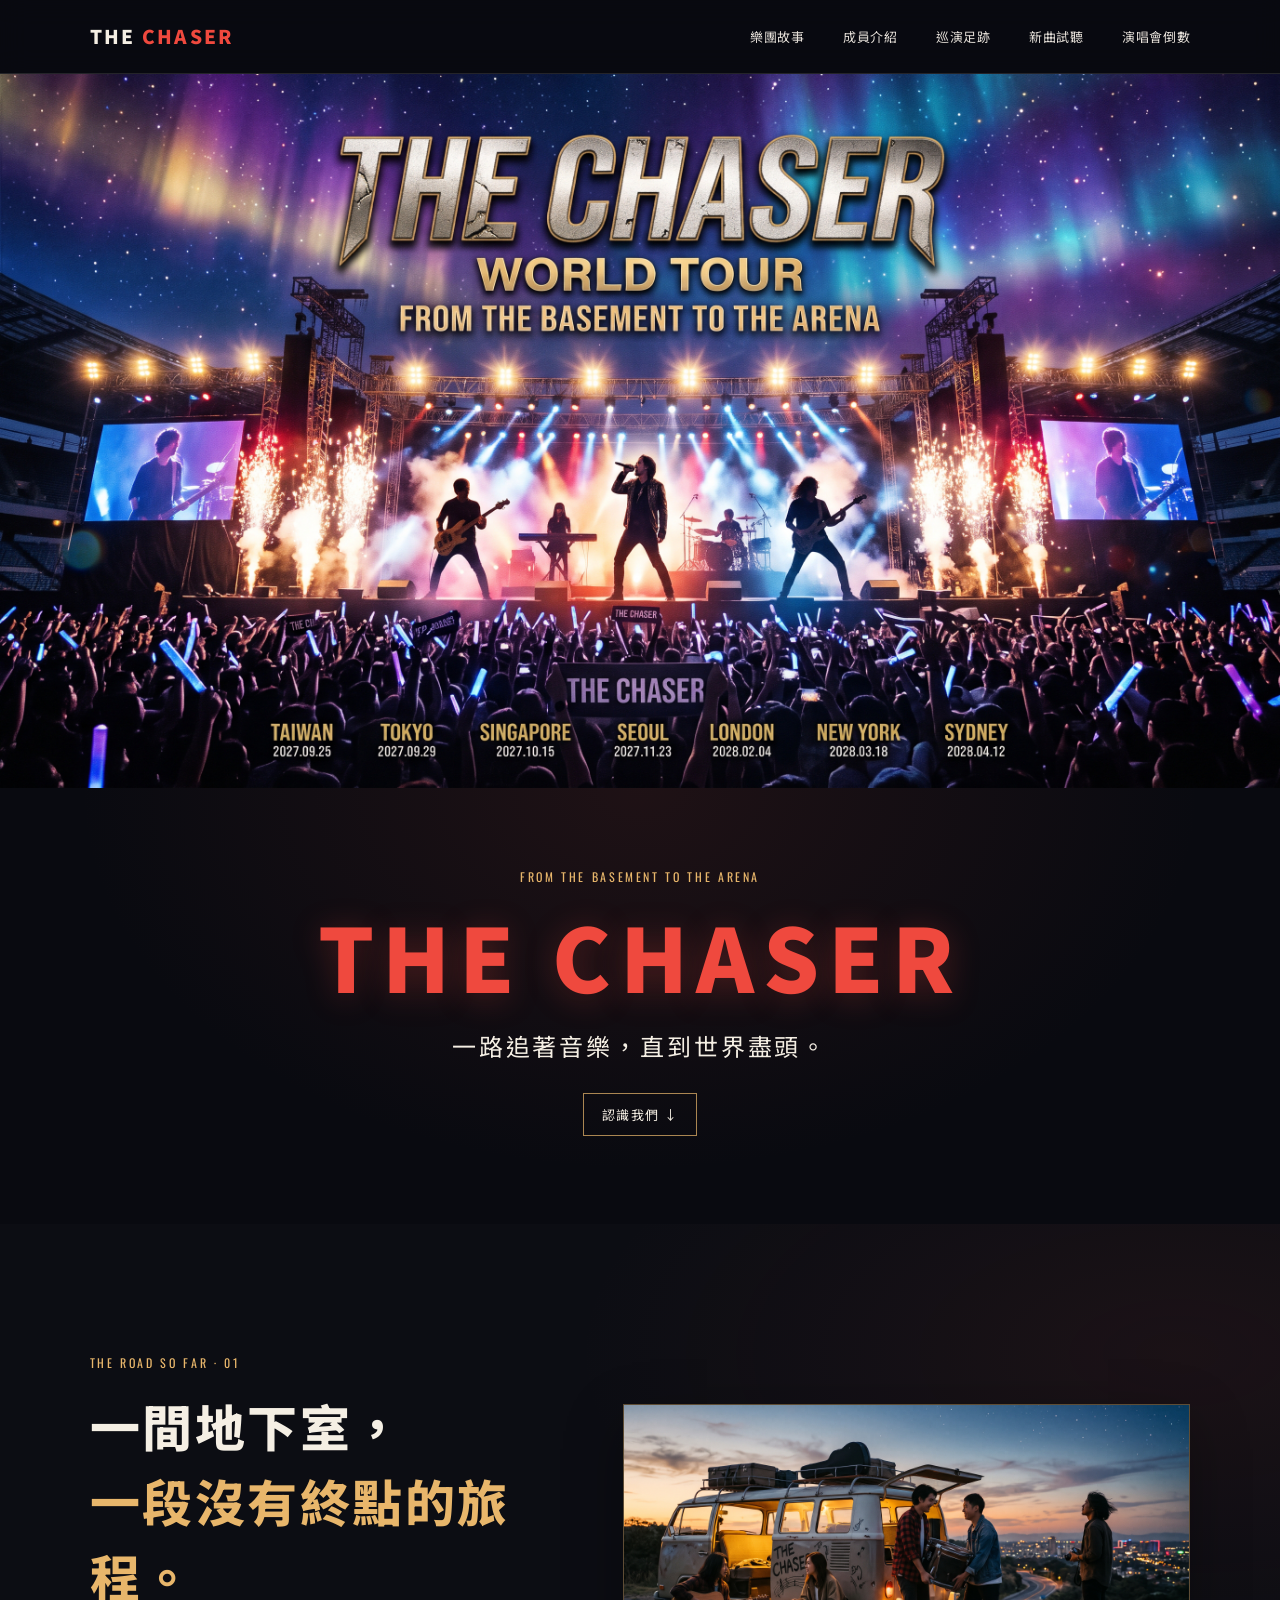
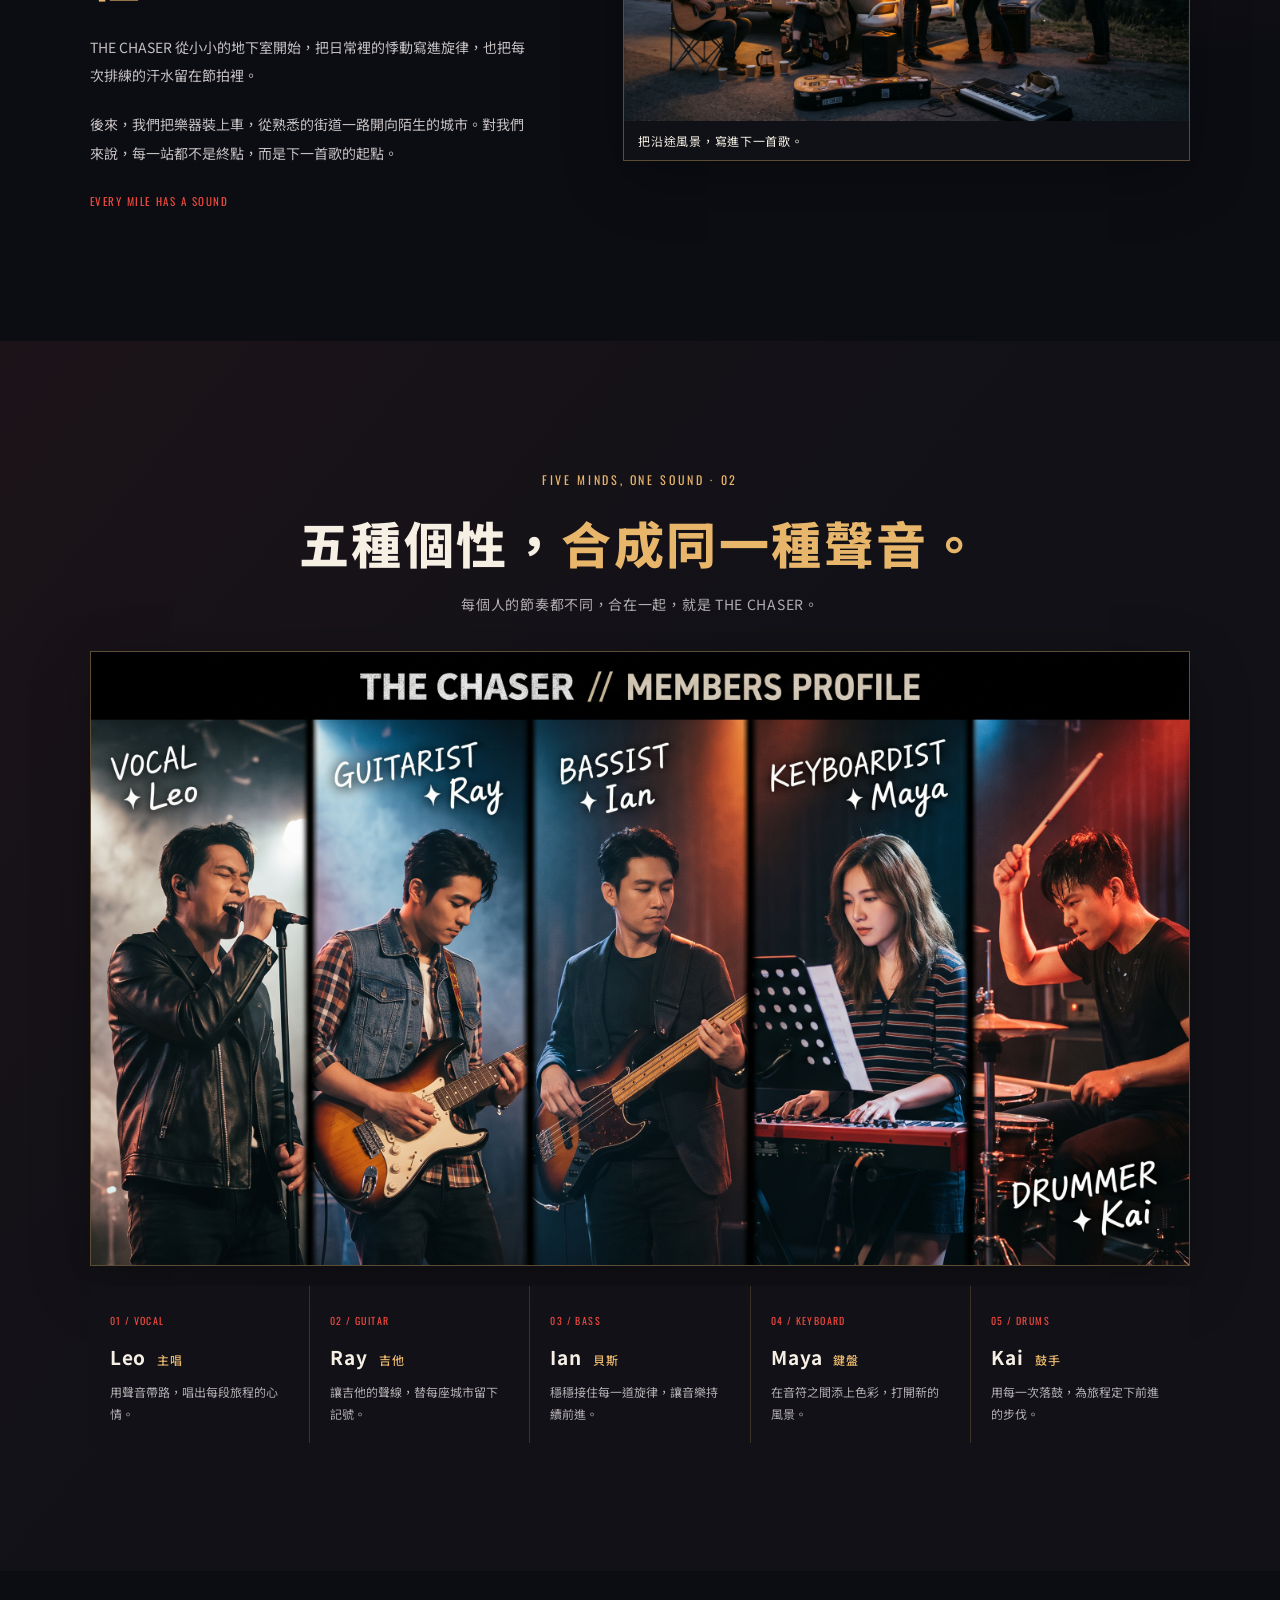
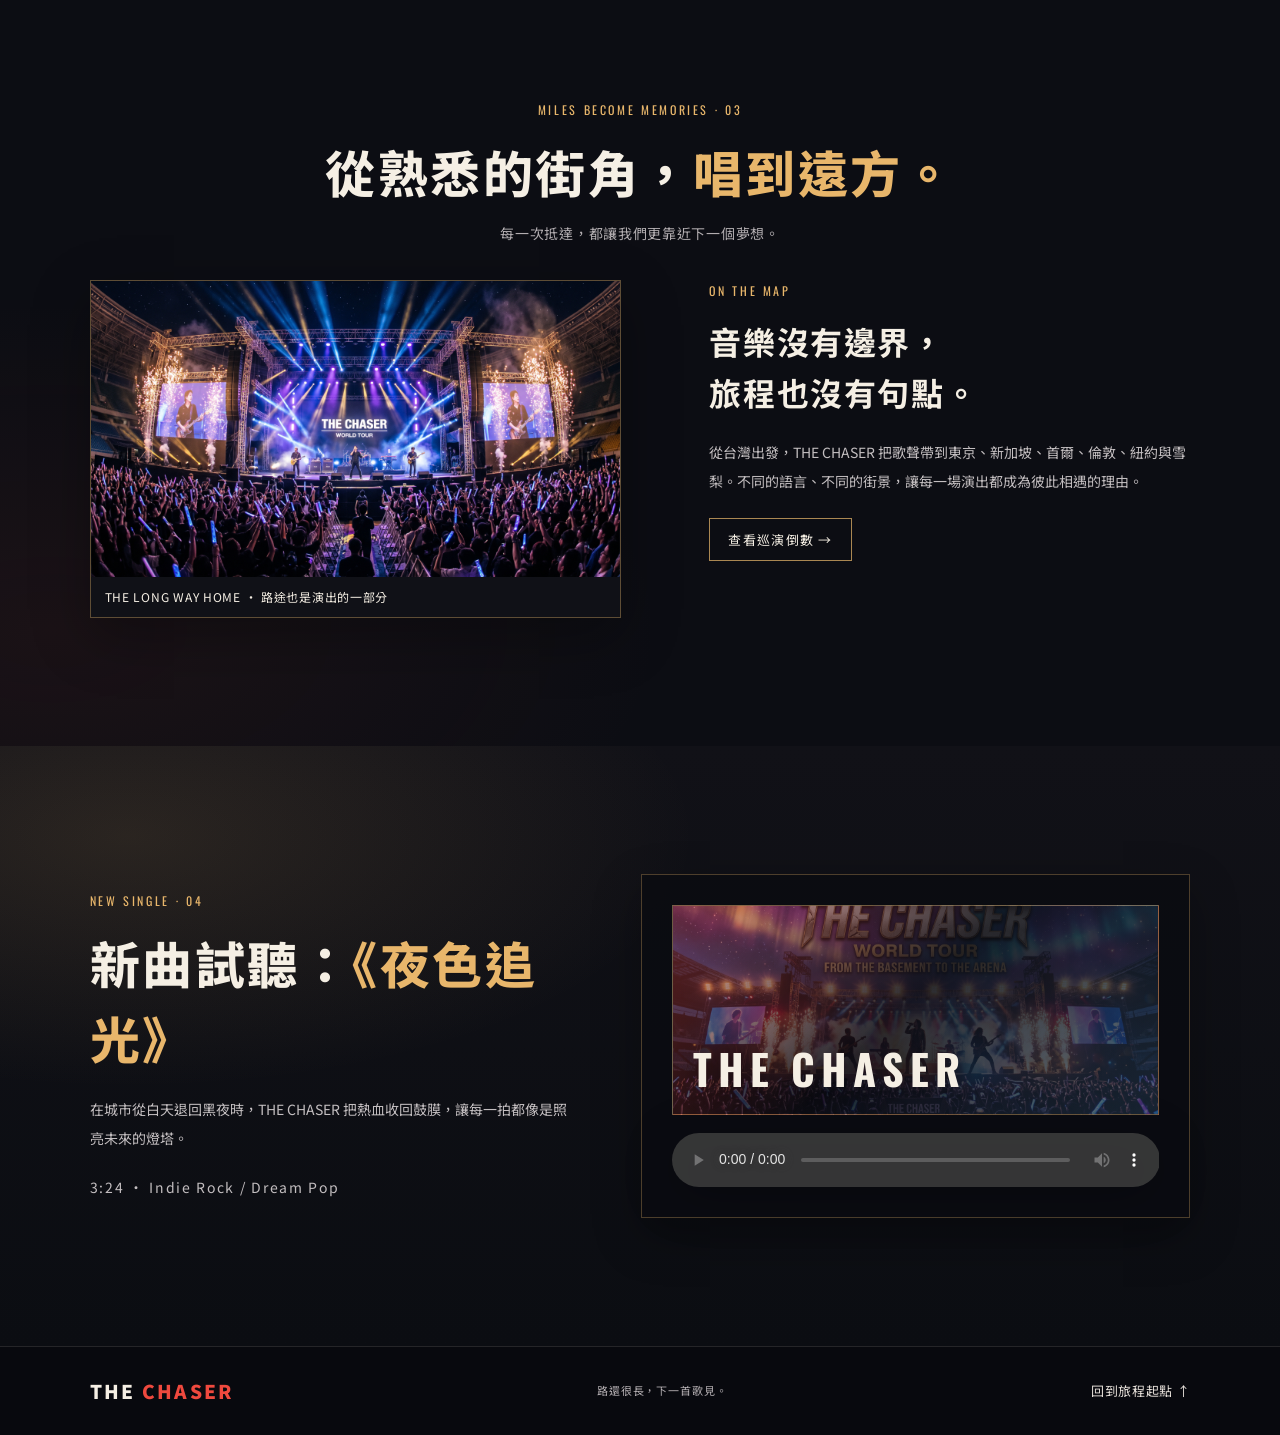
<file: index.html>
<!DOCTYPE html>
<html lang="zh-Hant">
<head>
    <meta charset="UTF-8">
    <meta name="viewport" content="width=device-width, initial-scale=1.0">
    <meta name="theme-color" content="#090a10">
    <meta name="description" content="認識 THE CHASER：從地下室出發，帶著搖滾一路走向世界舞台。">
    <link rel="stylesheet" href="home.css">
    <title>THE CHASER｜從地下室到世界舞台</title>
</head>
<body>
    <header class="site-header">
        <a class="brand" href="#home" aria-label="THE CHASER 首頁">THE <span>CHASER</span></a>
        <nav class="site-nav" aria-label="主要導覽">
            <a href="#story">樂團故事</a>
            <a href="#members">成員介紹</a>
            <a href="#tour">巡演足跡</a>
            <a href="#music">新曲試聽</a>
            <a href="countdown.html">演唱會倒數</a>
        </nav>
    </header>

    <main>
        <section class="hero" id="home" aria-labelledby="hero-title">
            <figure class="hero-artwork">
                <img src="images/主視覺.jpg" alt="THE CHASER 世界巡演主視覺" fetchpriority="high" decoding="async" width="2752" height="1536">
            </figure>
            <div class="hero-content">
                <p class="eyebrow">FROM THE BASEMENT TO THE ARENA</p>
                <h1 id="hero-title">THE CHASER</h1>
                <p>一路追著音樂，直到世界盡頭。</p>
                <a class="hero-link" href="#story">認識我們 ↓</a>
            </div>
        </section>

        <section class="content-section story-section" id="story" aria-labelledby="story-title">
            <div class="section-inner story-layout">
                <div class="section-copy">
                    <p class="eyebrow">THE ROAD SO FAR · 01</p>
                    <h2 id="story-title">一間地下室，<br><span>一段沒有終點的旅程。</span></h2>
                    <p>THE CHASER 從小小的地下室開始，把日常裡的悸動寫進旋律，也把每次排練的汗水留在節拍裡。</p>
                    <p>後來，我們把樂器裝上車，從熟悉的街道一路開向陌生的城市。對我們來說，每一站都不是終點，而是下一首歌的起點。</p>
                    <span class="section-mark">EVERY MILE HAS A SOUND</span>
                </div>
                <figure class="band-photo">
                    <img src="images/故事.jpg" alt="THE CHASER 團員帶著樂器，在旅途中交流音樂" loading="lazy" decoding="async" width="2752" height="1536">
                    <figcaption>把沿途風景，寫進下一首歌。</figcaption>
                </figure>
            </div>
        </section>

        <section class="content-section members-section" id="members" aria-labelledby="members-title">
            <div class="section-inner">
                <div class="section-heading">
                    <p class="eyebrow">FIVE MINDS, ONE SOUND · 02</p>
                    <h2 id="members-title">五種個性，<span>合成同一種聲音。</span></h2>
                    <p>每個人的節奏都不同，合在一起，就是 THE CHASER。</p>
                </div>
                <figure class="band-photo members-photo">
                    <img src="images/介紹.jpg" alt="THE CHASER 五位成員與各自的樂器" loading="lazy" decoding="async" width="2752" height="1536">
                </figure>
                <div class="member-grid">
                    <article class="member-card">
                        <span class="member-number">01 / VOCAL</span>
                        <h3>Leo <span>主唱</span></h3>
                        <p>用聲音帶路，唱出每段旅程的心情。</p>
                    </article>
                    <article class="member-card">
                        <span class="member-number">02 / GUITAR</span>
                        <h3>Ray <span>吉他</span></h3>
                        <p>讓吉他的聲線，替每座城市留下記號。</p>
                    </article>
                    <article class="member-card">
                        <span class="member-number">03 / BASS</span>
                        <h3>Ian <span>貝斯</span></h3>
                        <p>穩穩接住每一道旋律，讓音樂持續前進。</p>
                    </article>
                    <article class="member-card">
                        <span class="member-number">04 / KEYBOARD</span>
                        <h3>Maya <span>鍵盤</span></h3>
                        <p>在音符之間添上色彩，打開新的風景。</p>
                    </article>
                    <article class="member-card">
                        <span class="member-number">05 / DRUMS</span>
                        <h3>Kai <span>鼓手</span></h3>
                        <p>用每一次落鼓，為旅程定下前進的步伐。</p>
                    </article>
                </div>
            </div>
        </section>

        <section class="content-section tour-section" id="tour" aria-labelledby="tour-title">
            <div class="section-inner">
                <div class="section-heading">
                    <p class="eyebrow">MILES BECOME MEMORIES · 03</p>
                    <h2 id="tour-title">從熟悉的街角，<span>唱到遠方。</span></h2>
                    <p>每一次抵達，都讓我們更靠近下一個夢想。</p>
                </div>
                <div class="tour-layout">
                    <figure class="band-photo tour-photo">
                        <img src="images/背景.jpg" alt="THE CHASER 團員與樂器停在夜色中的城市山坡" loading="lazy" decoding="async" width="2752" height="1536">
                        <figcaption>THE LONG WAY HOME · 路途也是演出的一部分</figcaption>
                    </figure>
                    <div class="section-copy tour-copy">
                        <p class="eyebrow">ON THE MAP</p>
                        <h3>音樂沒有邊界，<br>旅程也沒有句點。</h3>
                        <p>從台灣出發，THE CHASER 把歌聲帶到東京、新加坡、首爾、倫敦、紐約與雪梨。不同的語言、不同的街景，讓每一場演出都成為彼此相遇的理由。</p>
                        <a class="hero-link" href="countdown.html">查看巡演倒數 →</a>
                    </div>
                </div>
            </div>
        </section>

        <section class="content-section music-section" id="music" aria-labelledby="music-title">
            <div class="section-inner music-layout">
                <div class="section-copy">
                    <p class="eyebrow">NEW SINGLE · 04</p>
                    <h2 id="music-title">新曲試聽：<span>《夜色追光》</span></h2>
                    <p>在城市從白天退回黑夜時，THE CHASER 把熱血收回鼓膜，讓每一拍都像是照亮未來的燈塔。</p>
                    <p class="music-meta">3:24 · Indie Rock / Dream Pop</p>
                </div>

                <div class="music-player" aria-label="新曲試聽播放器">
                    <div class="album-art" aria-hidden="true">
                        <span>THE CHASER</span>
                    </div>
                    <audio controls preload="metadata" aria-label="新曲《夜色追光》試聽">
                        <source src="https://www.soundhelix.com/examples/mp3/SoundHelix-Song-1.mp3" type="audio/mpeg">
                        您的瀏覽器不支援音訊播放。
                    </audio>
                </div>
            </div>
        </section>
    </main>

    <footer class="site-footer">
        <a class="brand" href="#home">THE <span>CHASER</span></a>
        <p>路還很長，下一首歌見。</p>
        <a class="back-to-top" href="#home">回到旅程起點 ↑</a>
    </footer>
</body>
</html>
</file>
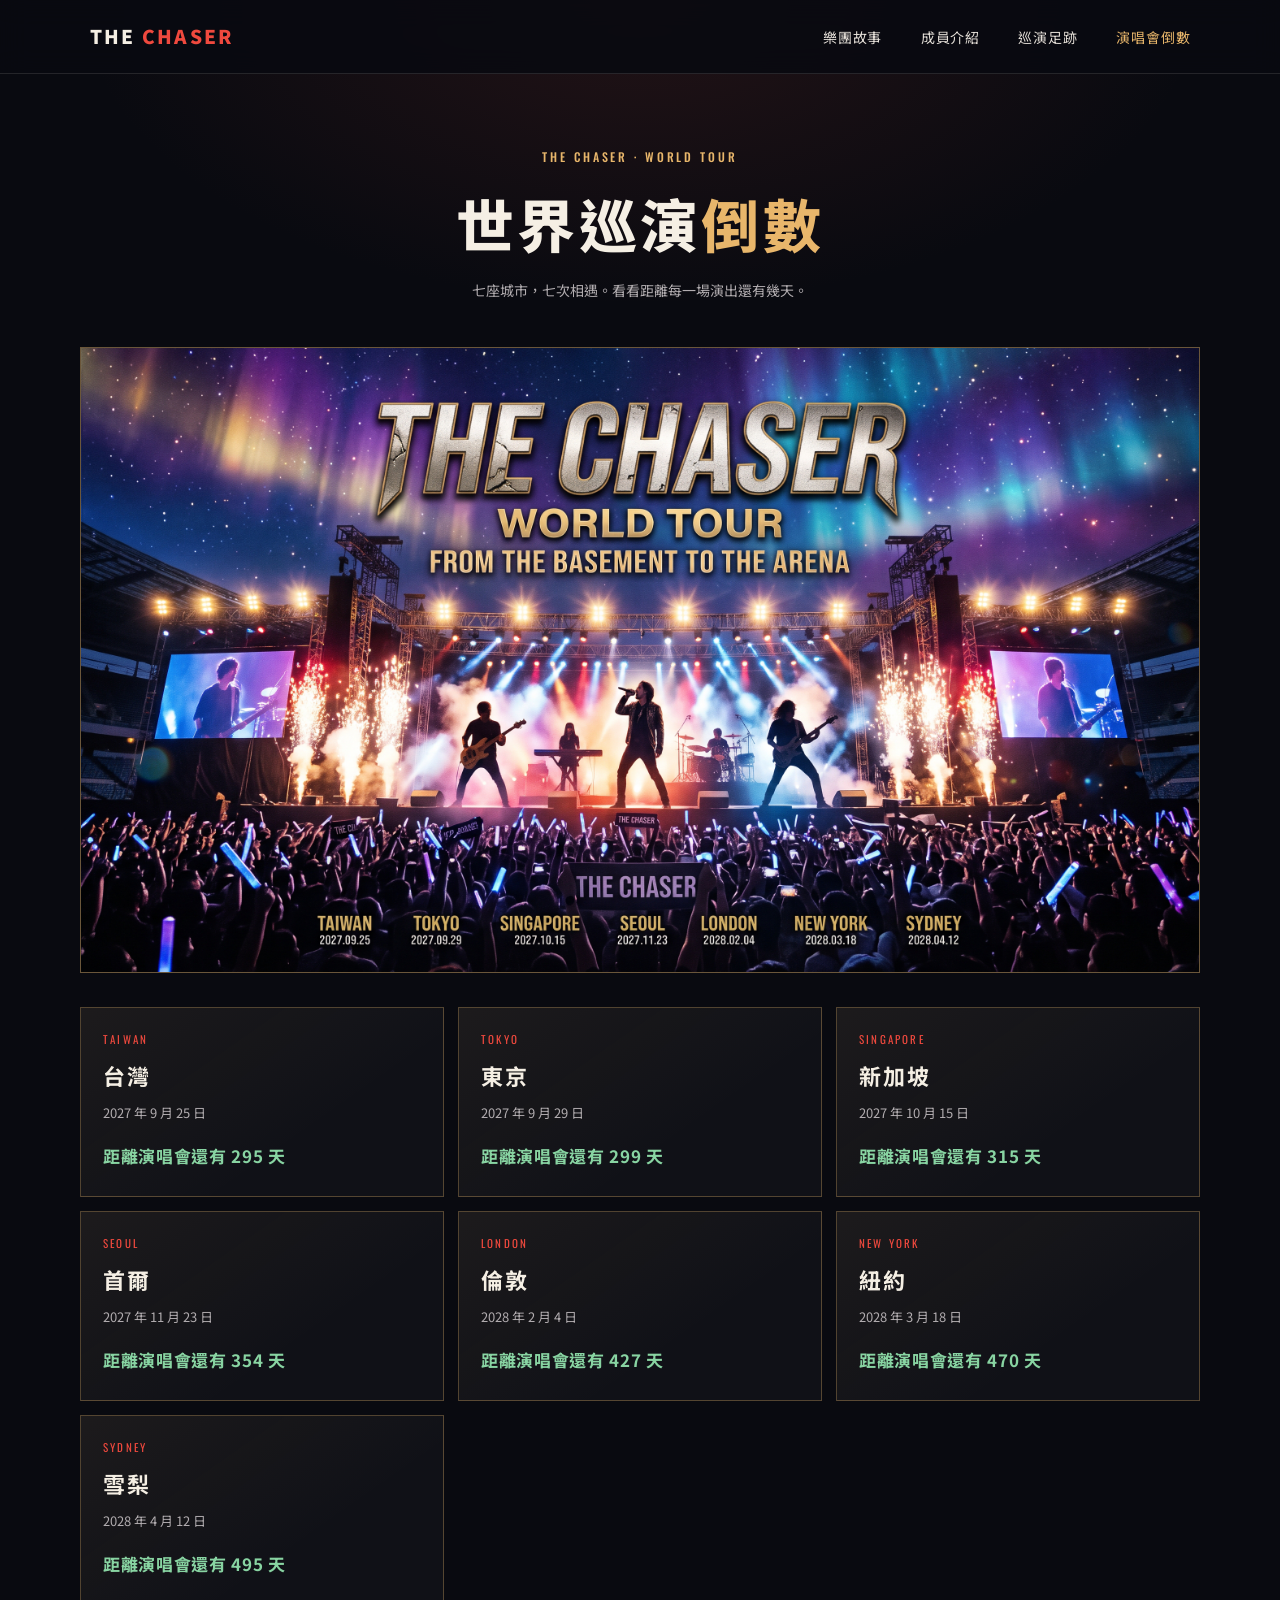
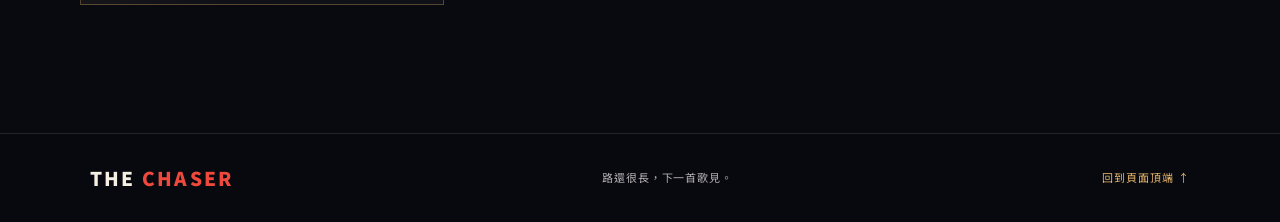
<file: countdown.html>
<!DOCTYPE html>
<html lang="zh-Hant">
<head>
    <meta charset="UTF-8">
    <meta name="viewport" content="width=device-width, initial-scale=1.0">
    <meta name="theme-color" content="#090a10">
    <meta name="description" content="THE CHASER 世界巡演七場演出的日期倒數。">
    <link rel="stylesheet" href="countdown.css">
    <title>世界巡演倒數｜THE CHASER</title>
</head>
<body class="countdown-page">
    <header class="site-header">
        <a class="brand" href="index.html" aria-label="THE CHASER 首頁">THE <span>CHASER</span></a>
        <nav class="site-nav" aria-label="主要導覽">
            <a href="index.html#story">樂團故事</a>
            <a href="index.html#members">成員介紹</a>
            <a href="index.html#tour">巡演足跡</a>
            <a href="countdown.html" aria-current="page">演唱會倒數</a>
        </nav>
    </header>

    <main>
        <section class="countdown-hero" aria-labelledby="countdown-title">
            <p class="eyebrow">THE CHASER · WORLD TOUR</p>
            <h1 id="countdown-title">世界巡演<span>倒數</span></h1>
            <p>七座城市，七次相遇。看看距離每一場演出還有幾天。</p>
        </section>

        <section class="countdown-content" aria-label="世界巡演演出日期倒數">
            <figure class="countdown-poster">
                <img src="images/主視覺.jpg" alt="THE CHASER 世界巡演海報，列出台灣、東京、新加坡、首爾、倫敦、紐約與雪梨場次" decoding="async" width="2752" height="1536">
            </figure>

            <div class="countdown-grid">
                <article class="countdown-card" data-date="2027-09-25">
                    <p class="countdown-region">TAIWAN</p>
                    <h2>台灣</h2>
                    <time datetime="2027-09-25">2027 年 9 月 25 日</time>
                    <p class="countdown-value" aria-live="polite">計算倒數中…</p>
                </article>
                <article class="countdown-card" data-date="2027-09-29">
                    <p class="countdown-region">TOKYO</p>
                    <h2>東京</h2>
                    <time datetime="2027-09-29">2027 年 9 月 29 日</time>
                    <p class="countdown-value" aria-live="polite">計算倒數中…</p>
                </article>
                <article class="countdown-card" data-date="2027-10-15">
                    <p class="countdown-region">SINGAPORE</p>
                    <h2>新加坡</h2>
                    <time datetime="2027-10-15">2027 年 10 月 15 日</time>
                    <p class="countdown-value" aria-live="polite">計算倒數中…</p>
                </article>
                <article class="countdown-card" data-date="2027-11-23">
                    <p class="countdown-region">SEOUL</p>
                    <h2>首爾</h2>
                    <time datetime="2027-11-23">2027 年 11 月 23 日</time>
                    <p class="countdown-value" aria-live="polite">計算倒數中…</p>
                </article>
                <article class="countdown-card" data-date="2028-02-04">
                    <p class="countdown-region">LONDON</p>
                    <h2>倫敦</h2>
                    <time datetime="2028-02-04">2028 年 2 月 4 日</time>
                    <p class="countdown-value" aria-live="polite">計算倒數中…</p>
                </article>
                <article class="countdown-card" data-date="2028-03-18">
                    <p class="countdown-region">NEW YORK</p>
                    <h2>紐約</h2>
                    <time datetime="2028-03-18">2028 年 3 月 18 日</time>
                    <p class="countdown-value" aria-live="polite">計算倒數中…</p>
                </article>
                <article class="countdown-card" data-date="2028-04-12">
                    <p class="countdown-region">SYDNEY</p>
                    <h2>雪梨</h2>
                    <time datetime="2028-04-12">2028 年 4 月 12 日</time>
                    <p class="countdown-value" aria-live="polite">計算倒數中…</p>
                </article>
            </div>
        </section>
    </main>

    <footer class="site-footer">
        <a class="brand" href="index.html">THE <span>CHASER</span></a>
        <p>路還很長，下一首歌見。</p>
        <a class="back-to-top" href="#countdown-title">回到頁面頂端 ↑</a>
    </footer>

    <script src="countdown.js"></script>
</body>
</html>
</file>
<file: home.css>
@import url('https://fonts.googleapis.com/css2?family=Noto+Sans+TC:wght@400;500;600;700;800;900&family=Oswald:wght@400;500;600;700&display=swap');

:root {
    color-scheme: dark;
    --ink: #090a10;
    --panel: #101117;
    --paper: #f5efe4;
    --muted: #b2adb0;
    --red: #ef493e;
    --gold: #e8b66b;
    --header-height: 74px;
}

* {
    box-sizing: border-box;
}

html {
    scroll-behavior: smooth;
    scroll-padding-top: calc(var(--header-height) + 20px);
}

body {
    min-width: 320px;
    margin: 0;
    background: var(--ink);
    color: var(--paper);
    font-family: 'Noto Sans TC', 'Microsoft JhengHei', sans-serif;
    line-height: 1.8;
}

a {
    color: inherit;
}

.site-header {
    position: fixed;
    inset: 0 0 auto;
    z-index: 10;
    display: flex;
    align-items: center;
    justify-content: space-between;
    min-height: var(--header-height);
    padding: 0 clamp(22px, 7vw, 112px);
    border-bottom: 1px solid rgb(245 239 228 / 12%);
    background: rgb(9 10 16 / 88%);
    backdrop-filter: blur(14px);
}

.brand {
    color: var(--paper);
    font-size: 19px;
    font-weight: 900;
    letter-spacing: .12em;
    text-decoration: none;
    white-space: nowrap;
}

.brand span {
    color: var(--red);
}

.site-nav {
    display: flex;
    gap: clamp(14px, 3vw, 40px);
}

.site-nav a,
.back-to-top {
    color: #e6e0d9;
    font-size: 13px;
    letter-spacing: .05em;
    text-decoration: none;
    transition: color .2s ease;
}

.site-nav a:hover,
.site-nav a:focus-visible,
.back-to-top:hover,
.back-to-top:focus-visible {
    color: var(--gold);
}

.hero {
    padding-top: var(--header-height);
    text-align: center;
}

.hero-artwork {
    margin: 0;
    background: var(--ink);
}

.hero-artwork img,
.band-photo img {
    display: block;
    width: 100%;
    height: auto;
}

.hero-content {
    padding: clamp(38px, 7vw, 78px) 24px clamp(50px, 8vw, 88px);
    background: radial-gradient(ellipse at center top, rgb(117 47 42 / 20%), transparent 62%);
}

.eyebrow {
    margin: 0 0 14px;
    color: var(--gold);
    font-family: 'Oswald', sans-serif;
    font-size: 12px;
    letter-spacing: .22em;
}

.hero h1 {
    margin: 0;
    color: var(--red);
    font-size: clamp(42px, 9vw, 88px);
    font-weight: 900;
    letter-spacing: .1em;
    line-height: 1.2;
    overflow-wrap: anywhere;
    text-shadow: 0 4px 32px rgb(239 73 62 / 28%);
}

.hero-content > p:not(.eyebrow) {
    margin: 16px 0 0;
    color: var(--paper);
    font-size: clamp(16px, 2.5vw, 24px);
    letter-spacing: .12em;
}

.hero-link {
    display: inline-flex;
    margin-top: 26px;
    padding: 9px 18px;
    border: 1px solid rgb(232 182 107 / 72%);
    color: var(--paper);
    font-size: 13px;
    letter-spacing: .1em;
    text-decoration: none;
    transition: background .2s ease, color .2s ease;
}

.hero-link:hover,
.hero-link:focus-visible {
    background: var(--gold);
    color: var(--ink);
}

.content-section {
    padding: clamp(76px, 10vw, 136px) clamp(22px, 7vw, 112px);
    scroll-margin-top: var(--header-height);
}

.section-inner {
    width: min(1120px, 100%);
    margin: 0 auto;
}

.story-section {
    background:
        radial-gradient(ellipse at 92% 18%, rgb(117 47 42 / 14%), transparent 36%),
        #0c0d13;
}

.story-layout,
.tour-layout {
    display: grid;
    grid-template-columns: .88fr 1.12fr;
    align-items: center;
    gap: clamp(32px, 7vw, 88px);
}

.section-copy h2,
.section-heading h2 {
    margin: 0;
    color: var(--paper);
    font-size: clamp(30px, 4.5vw, 50px);
    font-weight: 800;
    letter-spacing: .05em;
    line-height: 1.5;
}

.section-copy h2 span,
.section-heading h2 span {
    color: var(--gold);
}

.section-copy > p:not(.eyebrow) {
    max-width: 490px;
    margin: 20px 0 0;
    color: #c3bec0;
    font-size: 14px;
    line-height: 2.05;
}

.section-mark {
    display: inline-block;
    margin-top: 24px;
    color: var(--red);
    font-family: 'Oswald', sans-serif;
    font-size: 11px;
    letter-spacing: .14em;
    overflow-wrap: anywhere;
}

.band-photo {
    min-width: 0;
    margin: 0;
    overflow: hidden;
    border: 1px solid rgb(232 182 107 / 36%);
    background: var(--panel);
    box-shadow: 0 18px 55px rgb(0 0 0 / 30%);
}

.band-photo figcaption {
    padding: 9px 14px;
    color: var(--paper);
    font-size: 12px;
    letter-spacing: .06em;
}

.members-section {
    background:
        linear-gradient(130deg, rgb(80 31 32 / 17%), transparent 48%),
        #111117;
}

.section-heading {
    margin: 0 0 34px;
    text-align: center;
}

.section-heading > p:last-child {
    margin: 12px 0 0;
    color: var(--muted);
    font-size: 14px;
    letter-spacing: .05em;
}

.member-grid {
    display: grid;
    grid-template-columns: repeat(5, minmax(0, 1fr));
    gap: 1px;
    margin-top: 20px;
    background: rgb(232 182 107 / 20%);
}

.member-card {
    min-height: 150px;
    padding: 18px clamp(12px, 1.8vw, 20px);
    background: #111117;
}

.member-number {
    color: var(--red);
    font-family: 'Oswald', sans-serif;
    font-size: 10px;
    letter-spacing: .14em;
}

.member-card h3,
.tour-copy h3 {
    margin: 7px 0 2px;
    color: var(--paper);
    font-size: 19px;
    letter-spacing: .05em;
}

.member-card h3 span {
    margin-left: 6px;
    color: var(--gold);
    font-size: 12px;
    font-weight: 500;
}

.member-card p {
    margin: 7px 0 0;
    color: var(--muted);
    font-size: 12px;
    line-height: 1.8;
}

.tour-section {
    background:
        radial-gradient(ellipse at 4% 85%, rgb(111 47 41 / 15%), transparent 35%),
        #0c0d13;
}

.tour-layout {
    grid-template-columns: 1.05fr .95fr;
    align-items: start;
}

.tour-copy h3 {
    margin: 0;
    font-size: clamp(22px, 3vw, 32px);
    line-height: 1.6;
}

.tour-copy .hero-link {
    margin-top: 22px;
}

.music-section {
    background:
        radial-gradient(ellipse at 10% 15%, rgb(232 182 107 / 12%), transparent 35%),
        linear-gradient(180deg, #111117 0%, #0b0d12 100%);
}

.music-layout {
    display: grid;
    grid-template-columns: .94fr 1.06fr;
    align-items: center;
    gap: clamp(26px, 5vw, 72px);
}

.music-meta {
    margin-top: 18px;
    color: var(--gold);
    font-size: 12px;
    letter-spacing: .12em;
}

.music-player {
    display: grid;
    gap: 18px;
    padding: clamp(18px, 3vw, 30px);
    border: 1px solid rgb(232 182 107 / 30%);
    background: rgba(10, 12, 17, 0.9);
    box-shadow: 0 18px 45px rgb(0 0 0 / 28%);
}

.album-art {
    display: flex;
    align-items: end;
    min-height: 210px;
    padding: 22px 20px;
    border: 1px solid rgb(232 182 107 / 42%);
    background:
        linear-gradient(135deg, rgb(239 73 62 / 38%) 0%, rgb(14 14 20 / 88%) 48%, rgb(35 53 72 / 68%) 100%),
        url('images/主視覺.jpg') center/cover no-repeat;
    color: var(--paper);
    font-family: 'Oswald', sans-serif;
    font-size: clamp(24px, 5vw, 42px);
    font-weight: 700;
    letter-spacing: .14em;
    text-transform: uppercase;
}

.album-art span {
    display: inline-block;
    max-width: 70%;
    line-height: 1.1;
    text-shadow: 0 4px 22px rgb(0 0 0 / 45%);
}

.music-player audio {
    width: 100%;
    filter: drop-shadow(0 10px 24px rgb(0 0 0 / 25%));
}

.site-footer {
    display: flex;
    align-items: center;
    justify-content: space-between;
    gap: 20px;
    padding: 27px clamp(22px, 7vw, 112px);
    border-top: 1px solid rgb(245 239 228 / 12%);
    background: #08090e;
}

.site-footer p {
    margin: 0;
    color: var(--muted);
    font-size: 11px;
    letter-spacing: .08em;
}

:focus-visible {
    outline: 2px solid var(--gold);
    outline-offset: 4px;
}

@media (max-width: 760px) {
    :root {
        --header-height: 66px;
    }

    .site-header {
        padding: 0 16px;
    }

    .site-nav {
        gap: clamp(8px, 2vw, 16px);
    }

    .site-nav a {
        font-size: 11px;
        letter-spacing: 0;
    }

    .brand {
        font-size: 15px;
        letter-spacing: .04em;
    }

    .story-layout,
    .tour-layout,
    .music-layout {
        grid-template-columns: 1fr;
    }

    .story-layout {
        gap: 30px;
    }

    .tour-layout {
        gap: 28px;
    }

    .music-layout {
        gap: 20px;
    }

    .member-grid {
        grid-template-columns: repeat(2, minmax(0, 1fr));
    }

    .site-footer {
        flex-wrap: wrap;
    }
}

@media (max-width: 430px) {
    .site-header {
        padding: 0 10px;
    }

    .site-nav {
        gap: 7px;
    }

    .site-nav a {
        font-size: 10px;
    }

    .brand {
        font-size: 12px;
        letter-spacing: 0;
    }

    .member-grid {
        grid-template-columns: 1fr;
    }

    .site-footer {
        justify-content: center;
        text-align: center;
    }

    .site-footer p {
        order: 1;
        width: 100%;
    }
}

@media (prefers-reduced-motion: reduce) {
    html {
        scroll-behavior: auto;
    }

    *,
    *::before,
    *::after {
        transition-duration: .01ms !important;
    }
}
</file>
<file: countdown.css>
@import url('https://fonts.googleapis.com/css2?family=Noto+Sans+TC:wght@400;500;600;700;800;900&family=Oswald:wght@400;500;600;700&display=swap');

:root {
    color-scheme: dark;
    --ink: #090a10;
    --panel: #101117;
    --paper: #f5efe4;
    --muted: #b2adb0;
    --red: #ef493e;
    --gold: #e8b66b;
    --green: #88d4a2;
    --header-height: 74px;
}

* {
    box-sizing: border-box;
}

html {
    scroll-behavior: smooth;
    scroll-padding-top: calc(var(--header-height) + 20px);
}

body {
    min-width: 320px;
    margin: 0;
    background: var(--ink);
    color: var(--paper);
    font-family: 'Noto Sans TC', 'Microsoft JhengHei', sans-serif;
    line-height: 1.8;
}

a {
    color: inherit;
}

.site-header {
    position: fixed;
    inset: 0 0 auto;
    z-index: 10;
    display: flex;
    align-items: center;
    justify-content: space-between;
    min-height: var(--header-height);
    padding: 0 clamp(22px, 7vw, 112px);
    border-bottom: 1px solid rgb(245 239 228 / 12%);
    background: rgb(9 10 16 / 88%);
    backdrop-filter: blur(14px);
}

.brand {
    color: var(--paper);
    font-size: 19px;
    font-weight: 900;
    letter-spacing: .12em;
    text-decoration: none;
    white-space: nowrap;
}

.brand span {
    color: var(--red);
}

.site-nav {
    display: flex;
    gap: clamp(16px, 3vw, 40px);
}

.site-nav a {
    position: relative;
    padding: 25px 0 22px;
    color: #e6e0d9;
    font-size: 14px;
    letter-spacing: .06em;
    text-decoration: none;
}

.site-nav a:hover,
.site-nav a:focus-visible,
.site-nav a[aria-current="page"] {
    color: var(--gold);
}

.eyebrow {
    margin: 0 0 15px;
    color: var(--gold);
    font-family: 'Oswald', sans-serif;
    font-size: 12px;
    font-weight: 500;
    letter-spacing: .24em;
}

.countdown-hero {
    padding: calc(var(--header-height) + 72px) 24px 44px;
    background:
        radial-gradient(ellipse at 50% 0, rgb(117 47 42 / 24%), transparent 62%),
        var(--ink);
    text-align: center;
}

.countdown-hero h1 {
    margin: 0;
    color: var(--paper);
    font-size: clamp(32px, 6vw, 58px);
    font-weight: 800;
    letter-spacing: .06em;
    line-height: 1.4;
}

.countdown-hero h1 span {
    color: var(--gold);
}

.countdown-hero > p:last-child {
    margin: 14px 0 0;
    color: var(--muted);
    font-size: 14px;
}

.countdown-content {
    width: min(1120px, calc(100% - 44px));
    margin: 0 auto;
    padding: 0 0 clamp(80px, 10vw, 130px);
}

.countdown-poster {
    margin: 0 0 34px;
    border: 1px solid rgb(232 182 107 / 42%);
    background: var(--panel);
}

.countdown-poster img {
    display: block;
    width: 100%;
    height: auto;
}

.countdown-grid {
    display: grid;
    grid-template-columns: repeat(3, minmax(0, 1fr));
    gap: 14px;
}

.countdown-card {
    min-height: 190px;
    padding: 22px;
    border: 1px solid rgb(232 182 107 / 30%);
    background: linear-gradient(145deg, rgb(232 182 107 / 6%), transparent 65%), var(--panel);
}

.countdown-region {
    margin: 0 0 6px;
    color: var(--red);
    font-family: 'Oswald', sans-serif;
    font-size: 11px;
    letter-spacing: .2em;
}

.countdown-card h2 {
    margin: 0;
    color: var(--paper);
    font-size: 22px;
    letter-spacing: .08em;
}

.countdown-card time {
    display: block;
    margin-top: 6px;
    color: var(--muted);
    font-size: 13px;
}

.countdown-value {
    margin: 16px 0 0;
    color: var(--green);
    font-size: 17px;
    font-weight: 700;
    letter-spacing: .04em;
}

.site-footer {
    display: flex;
    align-items: center;
    justify-content: space-between;
    gap: 20px;
    padding: 27px clamp(22px, 7vw, 112px);
    border-top: 1px solid rgb(245 239 228 / 12%);
    background: #08090e;
}

.site-footer p {
    margin: 0;
    color: var(--muted);
    font-size: 11px;
    letter-spacing: .08em;
}

.back-to-top {
    color: var(--gold);
    font-family: 'Oswald', 'Noto Sans TC', sans-serif;
    font-size: 11px;
    letter-spacing: .1em;
    text-decoration: none;
}

.back-to-top:hover,
.back-to-top:focus-visible {
    color: var(--paper);
}

:focus-visible {
    outline: 2px solid var(--gold);
    outline-offset: 4px;
}

@media (max-width: 760px) {
    :root {
        --header-height: 66px;
    }

    .site-header {
        padding: 0 20px;
    }

    .site-nav {
        gap: clamp(10px, 2.5vw, 20px);
    }

    .site-nav a {
        padding: 22px 0 20px;
        font-size: 12px;
        letter-spacing: 0;
    }

    .brand {
        font-size: 16px;
        letter-spacing: .05em;
    }

    .countdown-grid {
        grid-template-columns: repeat(2, minmax(0, 1fr));
    }

    .site-footer {
        flex-wrap: wrap;
    }
}

@media (max-width: 430px) {
    .site-header {
        padding: 0 12px;
    }

    .site-nav {
        gap: 9px;
    }

    .site-nav a {
        font-size: 10px;
    }

    .brand {
        font-size: 13px;
        letter-spacing: 0;
    }

    .countdown-hero {
        padding-top: calc(var(--header-height) + 52px);
    }

    .countdown-content {
        width: min(100% - 32px, 520px);
    }

    .countdown-grid {
        grid-template-columns: 1fr;
    }

    .countdown-card {
        min-height: 0;
        padding: 18px;
    }

    .site-footer {
        justify-content: center;
        text-align: center;
    }

    .site-footer p {
        order: 1;
        width: 100%;
    }

}
</file>
